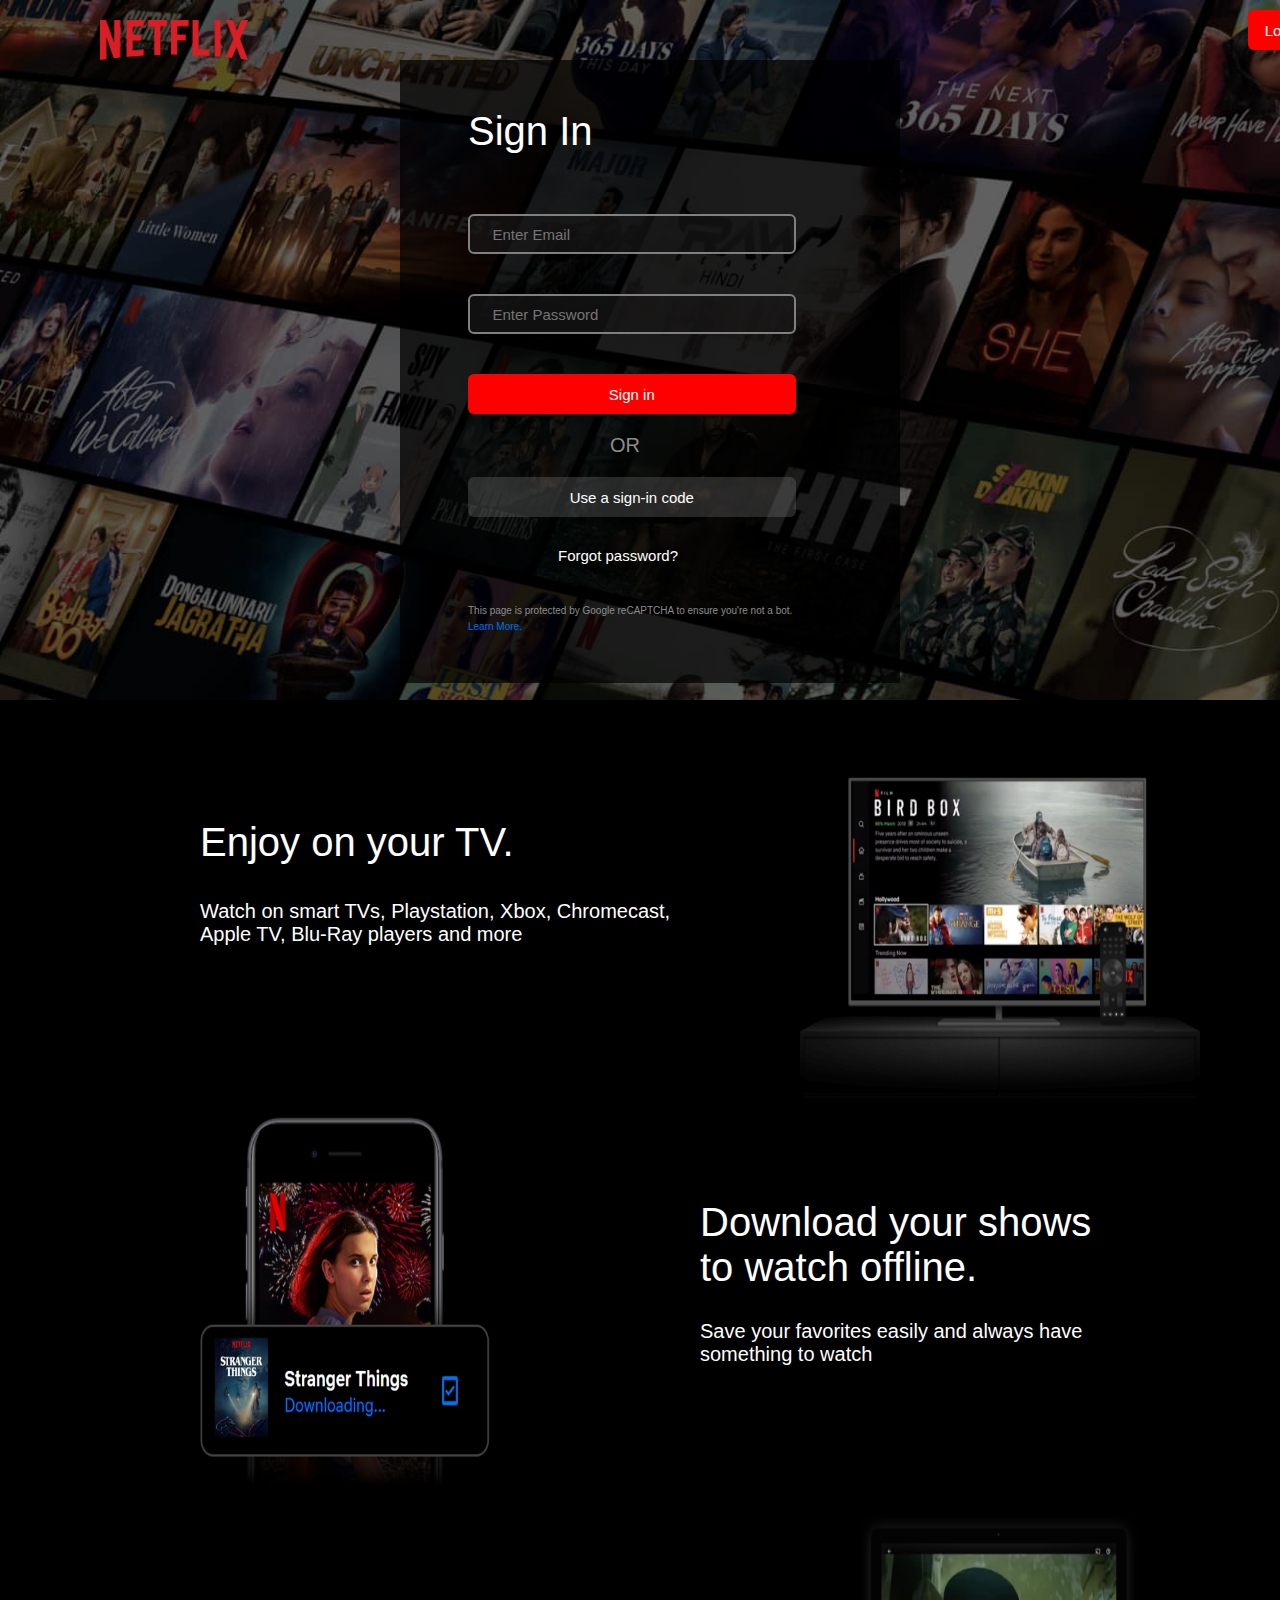
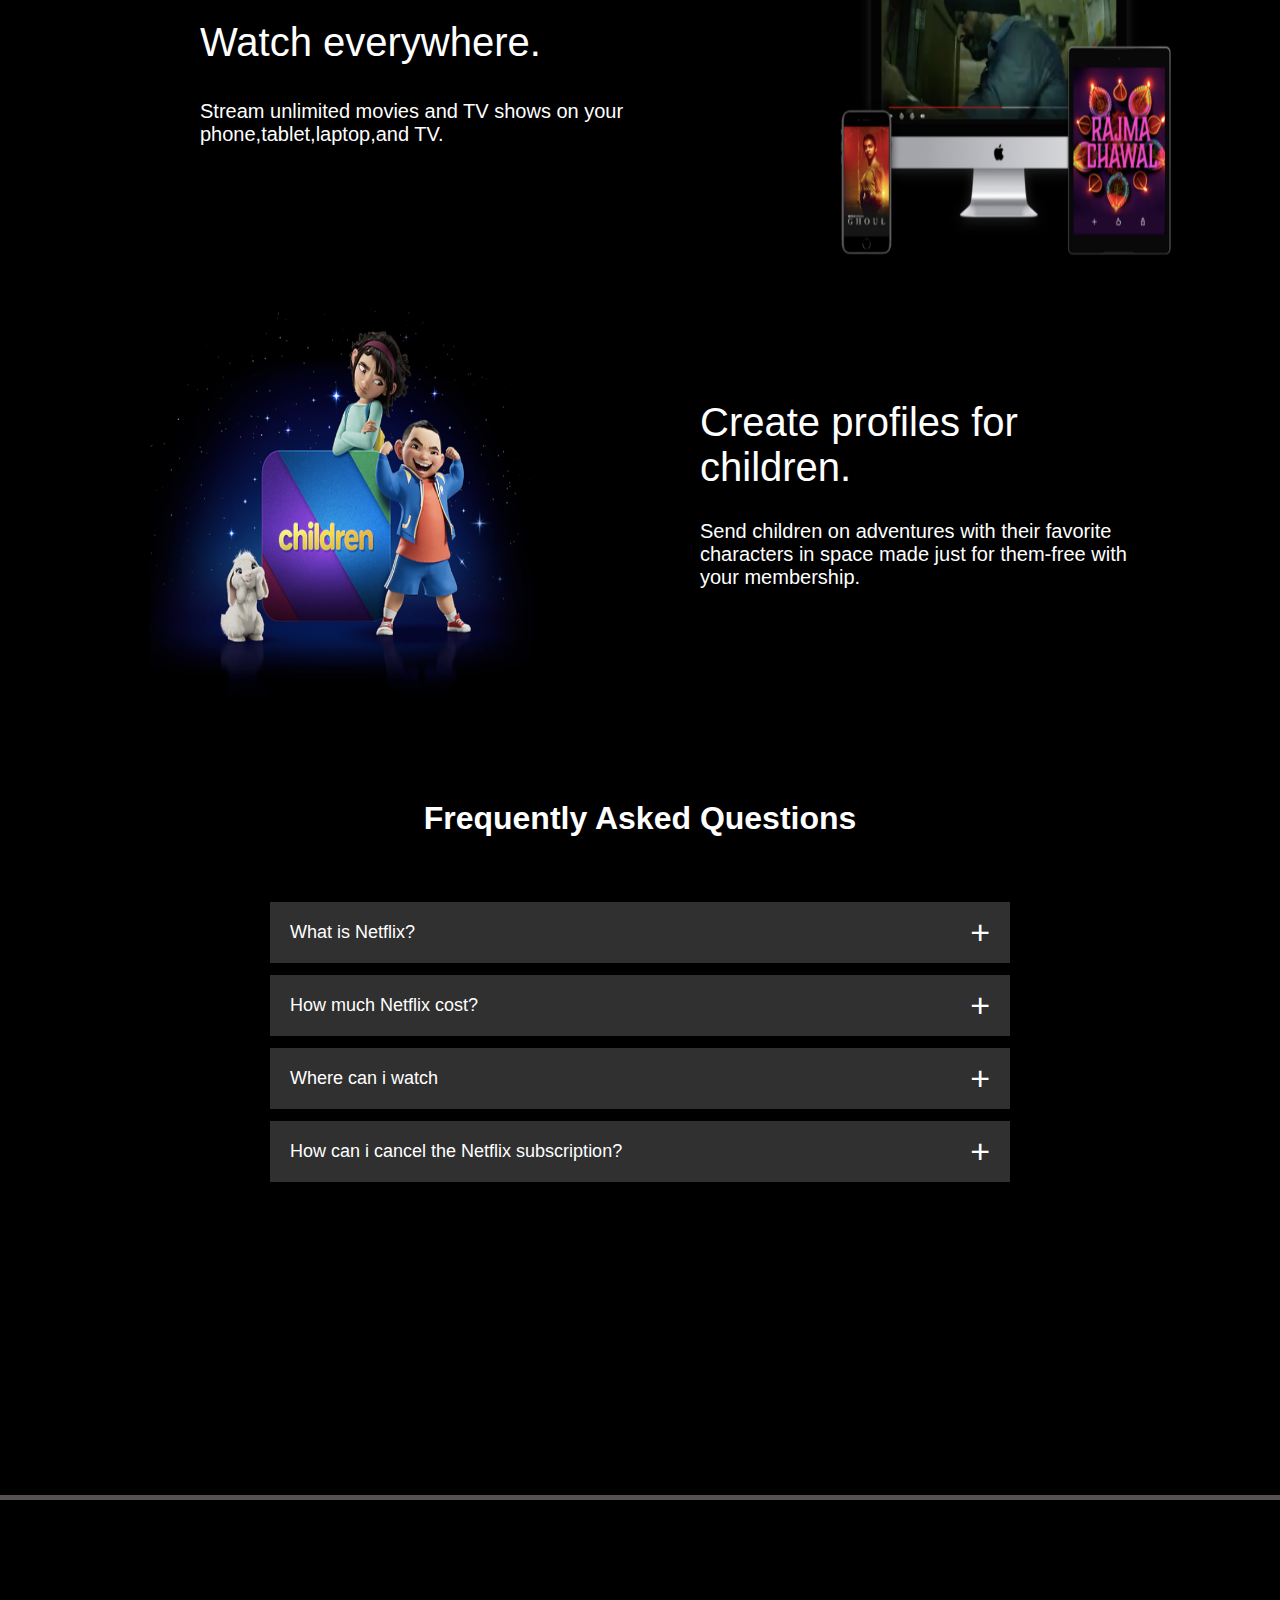
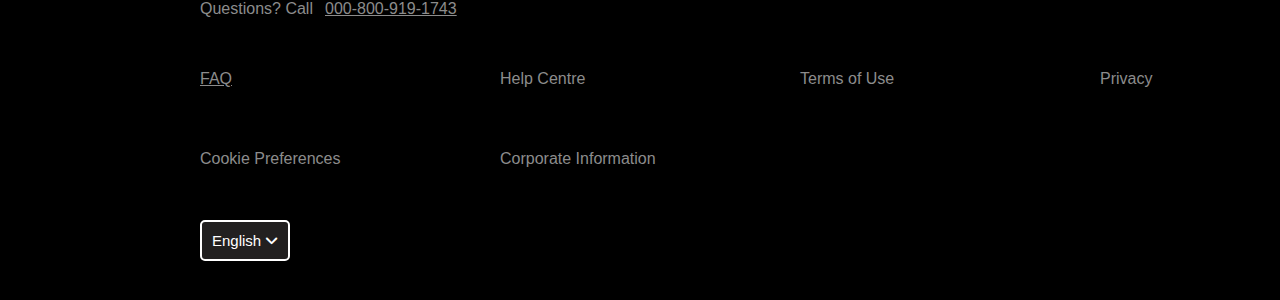
<file: NETFLIX - FIRST COPY/index.html>
<!DOCTYPE html>
<html lang="en">
    <head>
        <meta name="viewport" content="width=device-width,initial-scale=1.0">
        <link href="https://cdnjs.cloudflare.com/ajax/libs/font-awesome/6.5.0/css/all.min.css" rel="stylesheet">
        <title>Netflix</title>
        <link rel="stylesheet" href="style.css">
        <link rel="icon" type="png" href="images/logo.png">
       
    </head>
    <body>
        <div class="main-head">
            <div class="top-area">
                <div class="header">
                    <img src="images/logo.png">
                    
                </div>
                <div class="login-button">
                    <button>Login</button>
                </div>
            </div>
            <div class="login-box">
              <div class="login-head">
                 <h1>Sign In</h1>
              </div>
              <div class="login-text-box1">
                 <input type="text" placeholder="   Enter Email">
              </div>
              <div class="login-text-box2">
                 <input type="text" placeholder="   Enter Password">
              </div>
              <div class="login-text-box-button1">
                 <button>Sign in</button>
                 <p>OR</p>
              </div>
              <div class="login-text-box-button2">
                 <button>Use a sign-in code</button>
              </div>
              <div class="login-text-box-button3">
               <button>Forgot password?</button>
               <p>This page is protected by Google reCAPTCHA to ensure you're not a bot.</p>
               <p1>Learn More.</p1>
              </div>
            </div>
        </div>
            <div class="features-area">
                <div class="feature-1">
                    <h1>Enjoy on your TV.</h1>
                    <img src="images/feature-1.png">
                    <p>Watch on smart TVs, Playstation, Xbox, Chromecast,
                       <br> Apple TV, Blu-Ray players and more
                    </p>
                </div>
                <div class="feature-2">
                    <img src="images/feature-2.png">
                    <h1>Download your shows <br> to watch offline.</h1>
                    <p>Save your favorites easily and always have<br>something to watch</p>
                </div>
                <div class="feature-3">
                    <h1>Watch everywhere.</h1>
                    <img src="images/feature-3.png">
                    <p>Stream unlimited movies and TV shows on your
                       <br> phone,tablet,laptop,and TV.
                    </p>
                </div>
                <div class="feature-4">
                    <img src="images/feature-4.png">
                    <h1>Create profiles for<br> children.</h1>
                    <p>Send children on adventures with their favorite <br>characters in space made just for them-free with<br>your membership.</p>
                </div>
                
            </div>
            <div class="faq">
                <div class="faq-head">
                    <h1>Frequently Asked Questions</h1>
                </div>
                <ul class="faq-content-1">
                    <li>
                        <input type="radio" name="faq-content-1" id="first">
                        <label for="first">What is Netflix?</label>
                        <div class="content">
                            <p>Netflix is a global streaming platform that offers a vast library of movies, TV shows, documentaries, and original content. Founded in 1997 as a DVD rental service, it transitioned to streaming in 2007 and is now a pioneer in the industry. Netflix produces critically acclaimed original content like Stranger Things, The Crown, and Squid Game. It operates on a subscription-based model with various pricing tiers. Available in over 190 countries, it allows users to stream on-demand across multiple devices.</p>
                        </div>
                    </li>
                   <li>
                        <input type="radio" name="faq-content-1" id="second">
                        <label for="second">How much Netflix cost?</label>
                        <div class="content">
                            <p>Netflix is a global streaming platform that offers a vast library of movies, TV shows, documentaries, and original content. Founded in 1997 as a DVD rental service, it transitioned to streaming in 2007 and is now a pioneer in the industry. Netflix produces critically acclaimed original content like Stranger Things, The Crown, and Squid Game. It operates on a subscription-based model with various pricing tiers. Available in over 190 countries, it allows users to stream on-demand across multiple devices.</p>
                        </div>
                    </li>
                
               
                    <li>
                        <input type="radio" name="faq-content-1" id="third">
                        <label for="third">Where can i watch</label>
                        <div class="content">
                            <p>Netflix is a global streaming platform that offers a vast library of movies, TV shows, documentaries, and original content. Founded in 1997 as a DVD rental service, it transitioned to streaming in 2007 and is now a pioneer in the industry. Netflix produces critically acclaimed original content like Stranger Things, The Crown, and Squid Game. It operates on a subscription-based model with various pricing tiers. Available in over 190 countries, it allows users to stream on-demand across multiple devices.</p>
                        </div>
                    </li>
                    <li>
                        <input type="radio" name="faq-content-1" id="fourth">
                        <label for="fourth">How can i cancel the Netflix subscription?</label>
                        <div class="content">
                            <p>Netflix is a global streaming platform that offers a vast library of movies, TV shows, documentaries, and original content. Founded in 1997 as a DVD rental service, it transitioned to streaming in 2007 and is now a pioneer in the industry. Netflix produces critically acclaimed original content like Stranger Things, The Crown, and Squid Game. It operates on a subscription-based model with various pricing tiers. Available in over 190 countries, it allows users to stream on-demand across multiple devices.</p>
                        </div>
                    </li>
                   
                </ul>
            </div>
            <div class="end-area">
                <div class="footer">
            <div class="footer-text">
                <p>Questions? Call</p>
                <a href="#"> 000-800-919-1743</a>
            </div>
            <div class="footer-list">
                    <p>FAQ</p>
                    <p1>Help Centre</p1>
                    <p2>Terms of Use</p2>
                    <p3>Privacy</p3>
                    <p4>Cookie Preferences</p4>
                    <p5>Corporate Information</p5>
                    <button>English <i class="fa-solid fa-angle-down"></i></button>          
            </div>
                
            </div>
            
        
       
       
             
        
        
    </body>
</html>
</file>
<file: NETFLIX - FIRST COPY/style.css>
*{
    margin: 0;
    padding:0;
    font-family: sans-serif;
    box-sizing: border-box;
    scroll-behavior: smooth;
}
.main-head{
    background: black;
    background-image: linear-gradient(rgba(0, 0, 0, 0.5), rgba(0, 0, 0, 0.5)), url('images/header-image.png');
    color: #fff;
    height: 700px;
}
.header{
    display: flex;
}
.header img{
    height: 40px;
    margin-top: 20px;
  margin-left: 100px;
}
.top-area{
    display: flex;
}
.login-button button{
    margin-left:1000px;
    background: transparent;
    color:white;
    background: red;
    font-size: 15px;
    padding:10px 10px;
    width: 70px;;
    height:40px;
    border: none;
    border-radius: 6px;
    font-family: sans-serif;
    margin-top: 10px;
}
.login-button button:hover{
    background-color: rgb(190, 37, 37);
}
.login-box{
    width:500px;
    min-height: 600px;
    background-color:rgba(0, 0, 0, 0.7);
    margin-left:400px;
    padding: 49px 68px;
}
.login-head h1{
    font-size: 40px;
    font-weight: 500;

}
.login-text-box1 input{
    margin-top: 60px;
    width:90%;
    height:40px;
    background: rgba(24, 23, 23, 0.7);
    align-items: center;
    resize: none;
    border-radius: 6px;
    font-size: 15px;
    border: 2px solid grey;
    color: white;
   padding-left: 10px;
}
.login-text-box2 input{
    margin-top: 40px;
    width:90%;
    height:40px;
    background: rgba(24, 23, 23, 0.7);
    align-items: center;
    resize: none;
    border-radius: 6px;
    font-size: 15px;
    border: 2px solid grey;
    color: white;
    padding-left: 10px;
}
.login-text-box-button1 button{
    width:90%;
    height: 40px;
    color: white;
    margin-top: 40px;
    background-color: red;
    border-radius: 6px;
    border: none;
    font-size: 15px;
}
.login-text-box-button1 button:hover{
    background-color: rgb(190, 37, 37);
}
.login-text-box-button1 p{
    text-align: center;
    margin-right: 50px;
    margin-top: 20px;
    color:#8c8c8c;
    font-size: 20px
}
.login-text-box-button2 button{
    width:90%;
    height: 40px;
    color: white;
    margin-top: 20px;
    background-color: rgba(160, 158, 158, 0.24);
    border-radius: 6px;
    border: none;
    font-size: 15px;
}
.login-text-box-button2 button:hover{
    background-color:rgba(104, 94, 94, 0.24); 
}
.login-text-box-button3 button{
    margin-left: 90px;
    margin-top: 30px;
    background:transparent;
    color:white;
    border:none;
    font-size:15px;
}
.login-text-box-button3 button:hover{
    text-decoration: underline;
    color:grey;
}
.login-text-box-button3 p{
    font-size: 10px;
    margin-top:40px;
    color:#8c8c8c;
}
.login-text-box-button3 p1{
    color:#0071eb;
    font-size: 10px;
}
.login-text-box-button3 p1:hover{
    text-decoration: underline;
}
.features-area{
    width:100%;
    height:1700px;
    background-color: black;
}
.feature-1 p{
    font-size: 20px;
    position: absolute;
    margin-top:200px;
    margin-left:200px;
    color:white;
}
.feature-1{
    display: flex;
}
.feature-1 h1{
    position:absolute;
    margin-top:120px;
    margin-left:200px;
    font-size: 40px;
    color: #fff;
    font-weight: 500;
}
.feature-1 img{
    height:400px;
    width:400px;
    margin-left:800px;
}
.feature-2 img{
    height:400px;
    width:400px;
    margin-left: 150px;
}
.feature-2{
    display:flex;
}
.feature-2 h1{
    position: absolute;
    margin-left:700px;
    margin-top:100px;
    font-size: 40px;
    color: #fff;
    font-weight: 500;
}
.feature-2 p{
    position: absolute;
    margin-left:700px;
    margin-top:220px;
    font-size: 20px;
    color:white;
}
.feature-3 img{
    height:400px;
    width:400px;
    margin-left:800px;
}
.feature-3 p{
    font-size: 20px;
    position: absolute;
    margin-top:200px;
    margin-left:200px;
    color:white;
}
.feature-3{
    display: flex;
}
.feature-3 h1{
    position:absolute;
    margin-top:120px;
    margin-left:200px;
    font-size: 40px;
    font-weight: 500;
    color:white;
}
.feature-4 img{
    height:400px;
    width:400px;
    margin-left: 150px;
}
.feature-4{
    display:flex;
}
.feature-4 h1{
    position: absolute;
    margin-left:700px;
    margin-top:100px;
    font-size: 40px;
    font-weight: 500;
    color:white;
}
.feature-4 p{
    position: absolute;
    margin-left:700px;
    margin-top:220px;
    font-size: 20px;
    color:white;
}
.faq{
    width: 100%;
    height:700px;
    background: black;
    border-bottom: 5px solid rgb(87, 82, 82);
    color:white;
}
.faq-head{
    text-align: center;
}
.faq-content-1{
    margin: 60px auto;
    width:100%;
    max-width: 750px;
}
.faq-content-1 li{
    list-style: none;
    width: 100%;
    padding:5px;
}
.faq-content-1 li label{
    display: flex;
    align-items: center;
    padding:20px;
    font-size: 18px;
    font-weight: 500;
    background:#303030;
    margin-bottom:2px;
    cursor: pointer;
    position: relative;
}
label::after{
    content: '+';
    font-size: 34px;
    position: absolute;
    right: 20px;
    transition: transform 0.5s;
}
input[type="radio"]{
    display: none;
}
.faq-content-1 .content{
    background: #303030;
    text-align: left;
    padding: 0 20px;
    max-height: 0;
    overflow: hidden;
    transition: max-height 0.5s, padding 0.5s;
}
.faq-content-1 input[type="radio"]:checked + label + .content{
    max-height: 650px;
    padding:30px 20px;
}
.faq-content-1 input[type="radio"]:checked + label::after{
    transform: rotate(135deg);
}
.footer{
    background:black;
    height:400px;
    width:100%;
    text-align: bottom;;
}
.footer-text a{
    color:#8c8c8c;
    margin-top: 100px;
    margin-left: 325px;
    position: absolute;
}
.footer-text p{
    color:#8c8c8c;
    position: absolute;
    margin-top: 100px;
    margin-left:200px;
}
.footer-list p{
    position:absolute;
    justify-content:space-between;
    color:#8c8c8c;
    margin-top: 170px;
    margin-left:200px;
    list-style-type: none;
    display:flex;
    cursor: pointer;
}
.footer-list p1{
    position:absolute;
    justify-content:space-between;
    color:#8c8c8c;
    margin-top: 170px;
    margin-left:500px;
    list-style-type: none;
    display:flex;
    cursor: pointer;
}
.footer-list p2{
    position:absolute;
    justify-content:space-between;
    color:#8c8c8c;
    margin-top: 170px;
    margin-left:800px;
    list-style-type: none;
    display:flex;
    cursor: pointer;
}
.footer-list p3{
    position:absolute;
    justify-content:space-between;
    color:#8c8c8c;
    margin-top: 170px;
    margin-left:1100px;
    list-style-type: none;
    display:flex;
    cursor: pointer;
}
.footer-list p4{
    position:absolute;
    justify-content:space-between;
    color:#8c8c8c;
    margin-top: 250px;
    margin-left:200px;
    list-style-type: none;
    display:flex;
    cursor: pointer;
}
.footer-list p5{
    position:absolute;
    justify-content:space-between;
    color:#8c8c8c;
    margin-top: 250px;
    margin-left:500px;
    list-style-type: none;
    display:flex;
    cursor: pointer;
}
.footer-list p,.footer-list p1:hover , .footer-list p2:hover, .footer-list p3:hover,.footer-list p4:hover,.footer-list p5:hover{
    text-decoration: underline;
}
.footer-list button{
    background:rgba(49, 46, 46, 0.7);
    color:white;
    margin-top:320px;
    margin-left:200px;
    border:2px solid white;
    font-size: 15px;
    padding:10px 10px;
    border-radius: 5px;
    
}
</file>
